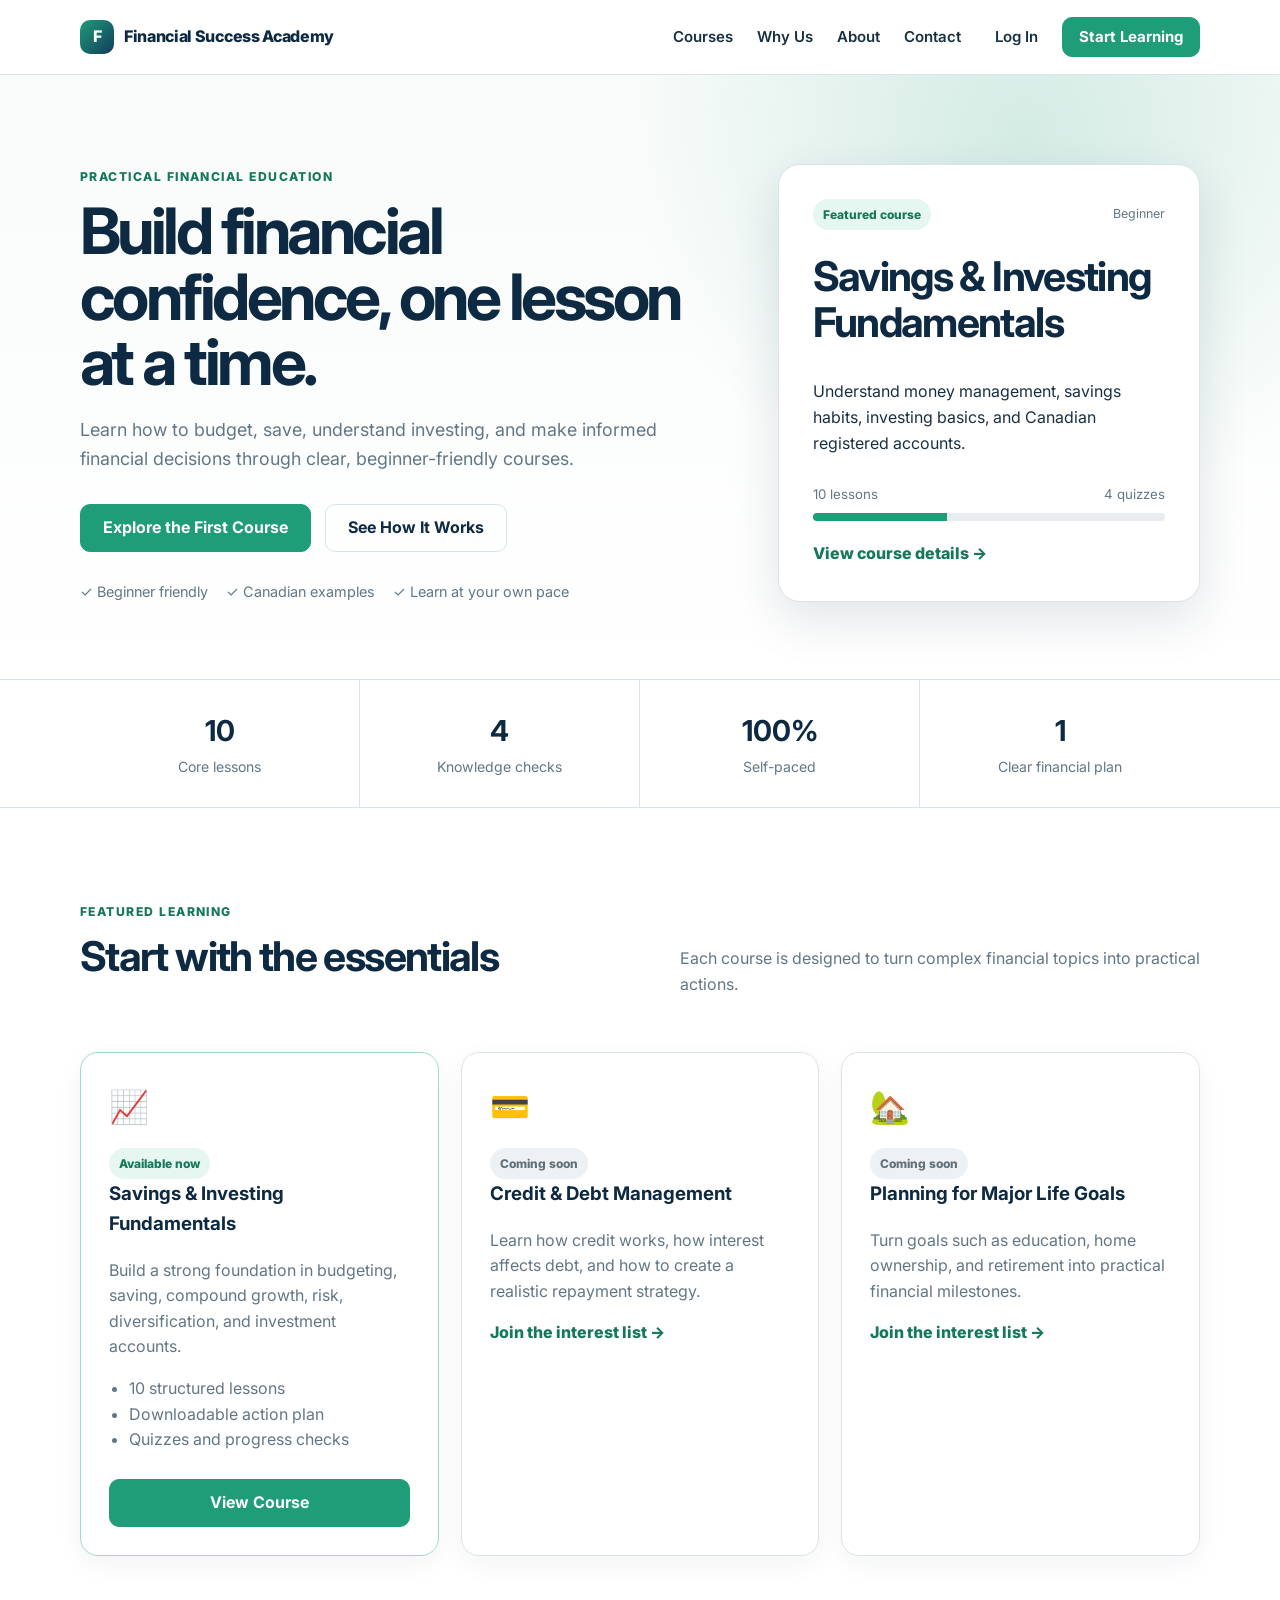
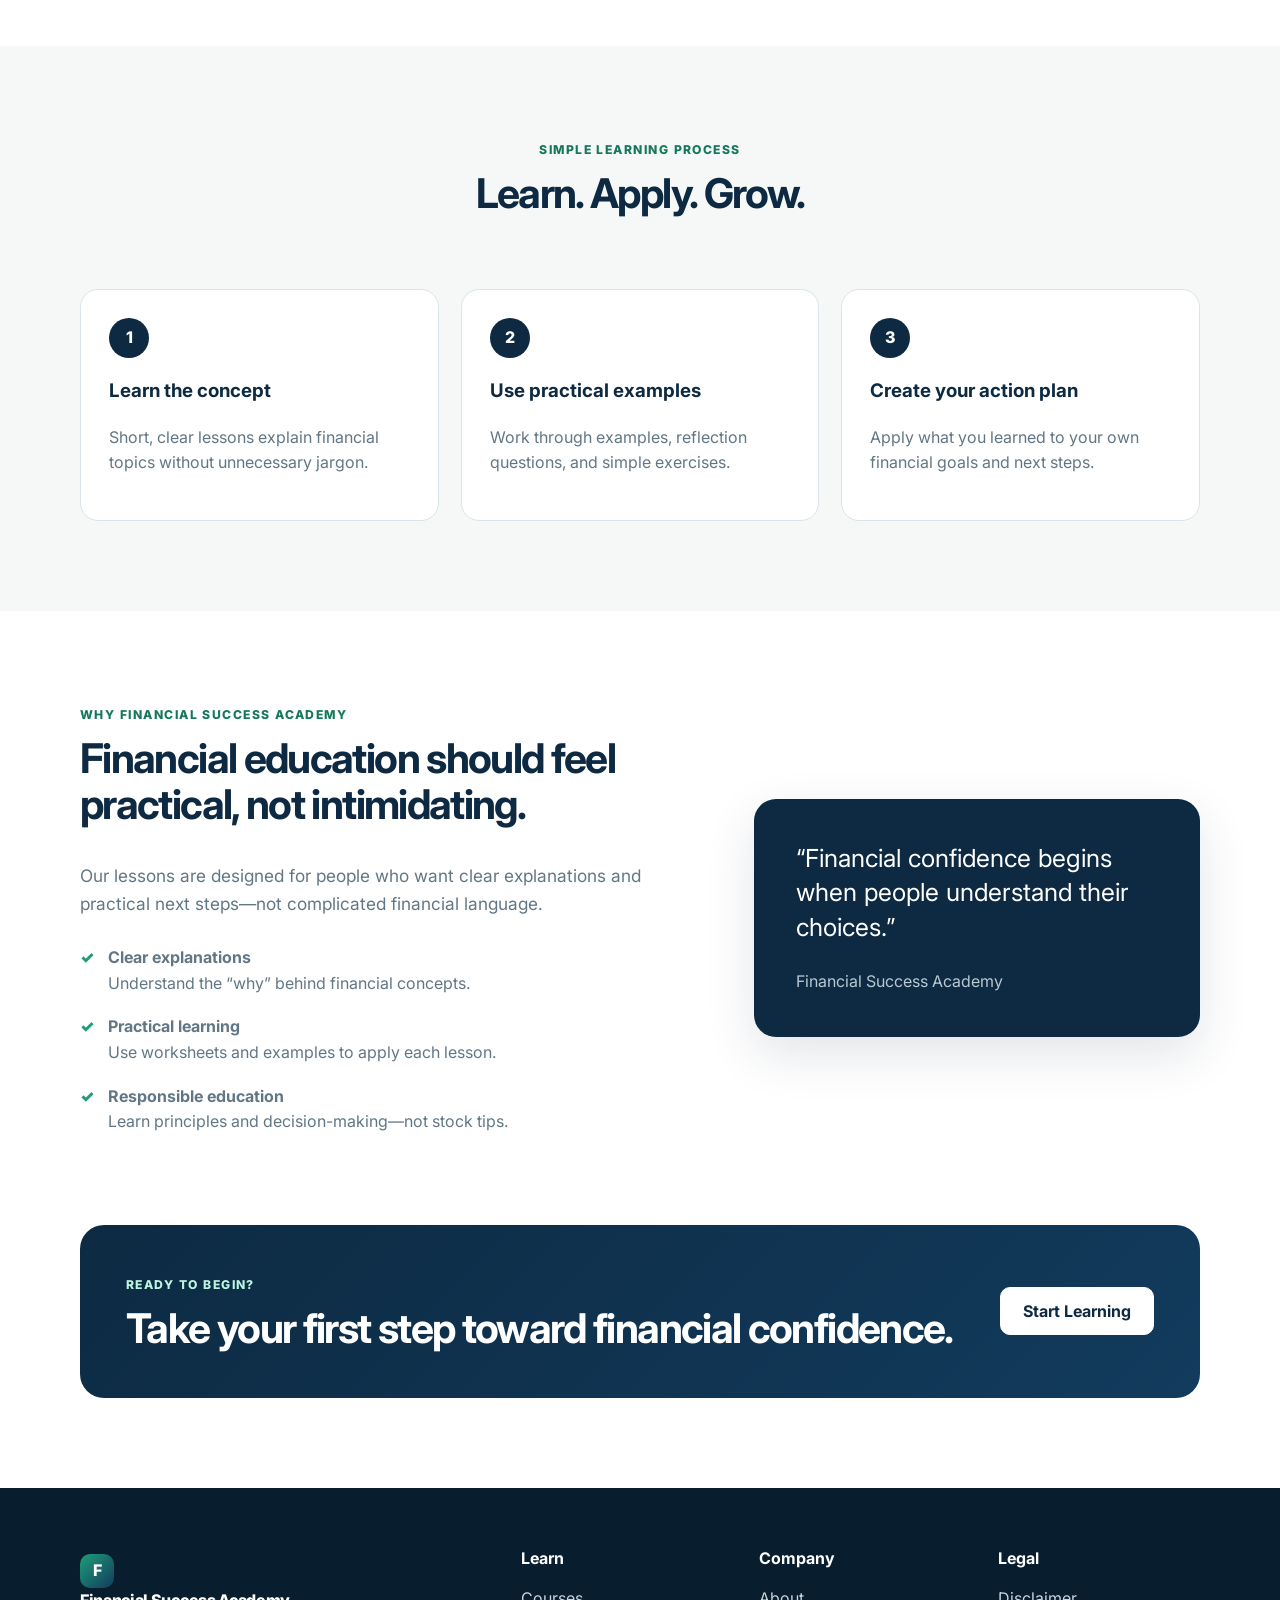
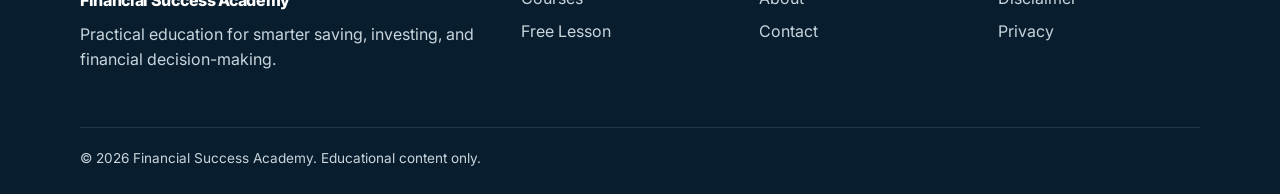
<file: index.html>
<!DOCTYPE html>
<html lang="en">
<head>
  <meta charset="UTF-8" />
  <meta name="viewport" content="width=device-width, initial-scale=1.0" />
  <meta name="description" content="Financial Success Academy provides practical education on saving, investing, and financial literacy." />
  <title>Financial Success Academy</title>
  <link rel="preconnect" href="https://fonts.googleapis.com">
  <link rel="preconnect" href="https://fonts.gstatic.com" crossorigin>
  <link href="https://fonts.googleapis.com/css2?family=Inter:wght@400;500;600;700;800&display=swap" rel="stylesheet">
  <link rel="stylesheet" href="styles.css" />
</head>
<body>
  <header class="site-header">
    <div class="container nav-wrap">
      <a class="brand" href="index.html">
        <span class="brand-mark">F</span>
        <span>Financial Success Academy</span>
      </a>
      <button class="menu-button" id="menuButton" aria-label="Open navigation">☰</button>
      <nav class="nav" id="mainNav">
        <a href="#courses">Courses</a>
        <a href="#why-us">Why Us</a>
        <a href="about.html">About</a>
        <a href="contact.html">Contact</a>
        <a class="nav-login" href="login.html">Log In</a>
        <a class="button button-small" href="course.html">Start Learning</a>
      </nav>
    </div>
  </header>

  <main>
    <section class="hero">
      <div class="container hero-grid">
        <div class="hero-copy">
          <span class="eyebrow">Practical financial education</span>
          <h1>Build financial confidence, one lesson at a time.</h1>
          <p>Learn how to budget, save, understand investing, and make informed financial decisions through clear, beginner-friendly courses.</p>
          <div class="hero-actions">
            <a class="button" href="course.html">Explore the First Course</a>
            <a class="button button-secondary" href="#how-it-works">See How It Works</a>
          </div>
          <div class="trust-row">
            <span>✓ Beginner friendly</span>
            <span>✓ Canadian examples</span>
            <span>✓ Learn at your own pace</span>
          </div>
        </div>
        <div class="hero-card">
          <div class="hero-card-top">
            <span class="badge">Featured course</span>
            <span class="course-level">Beginner</span>
          </div>
          <h2>Savings & Investing Fundamentals</h2>
          <p>Understand money management, savings habits, investing basics, and Canadian registered accounts.</p>
          <div class="progress-preview">
            <div class="progress-label"><span>10 lessons</span><span>4 quizzes</span></div>
            <div class="progress-track"><div class="progress-fill"></div></div>
          </div>
          <a class="text-link" href="course.html">View course details →</a>
        </div>
      </div>
    </section>

    <section class="stats-section">
      <div class="container stats-grid">
        <div><strong>10</strong><span>Core lessons</span></div>
        <div><strong>4</strong><span>Knowledge checks</span></div>
        <div><strong>100%</strong><span>Self-paced</span></div>
        <div><strong>1</strong><span>Clear financial plan</span></div>
      </div>
    </section>

    <section class="section" id="courses">
      <div class="container">
        <div class="section-heading">
          <div>
            <span class="eyebrow">Featured learning</span>
            <h2>Start with the essentials</h2>
          </div>
          <p>Each course is designed to turn complex financial topics into practical actions.</p>
        </div>
        <div class="course-grid">
          <article class="course-card featured">
            <div class="course-icon">📈</div>
            <span class="badge">Available now</span>
            <h3>Savings & Investing Fundamentals</h3>
            <p>Build a strong foundation in budgeting, saving, compound growth, risk, diversification, and investment accounts.</p>
            <ul class="check-list">
              <li>10 structured lessons</li>
              <li>Downloadable action plan</li>
              <li>Quizzes and progress checks</li>
            </ul>
            <a class="button button-full" href="course.html">View Course</a>
          </article>
          <article class="course-card">
            <div class="course-icon">💳</div>
            <span class="badge badge-muted">Coming soon</span>
            <h3>Credit & Debt Management</h3>
            <p>Learn how credit works, how interest affects debt, and how to create a realistic repayment strategy.</p>
            <a class="text-link" href="contact.html">Join the interest list →</a>
          </article>
          <article class="course-card">
            <div class="course-icon">🏡</div>
            <span class="badge badge-muted">Coming soon</span>
            <h3>Planning for Major Life Goals</h3>
            <p>Turn goals such as education, home ownership, and retirement into practical financial milestones.</p>
            <a class="text-link" href="contact.html">Join the interest list →</a>
          </article>
        </div>
      </div>
    </section>

    <section class="section section-soft" id="how-it-works">
      <div class="container">
        <div class="section-heading centered">
          <div>
            <span class="eyebrow">Simple learning process</span>
            <h2>Learn. Apply. Grow.</h2>
          </div>
        </div>
        <div class="steps-grid">
          <div class="step-card"><span>1</span><h3>Learn the concept</h3><p>Short, clear lessons explain financial topics without unnecessary jargon.</p></div>
          <div class="step-card"><span>2</span><h3>Use practical examples</h3><p>Work through examples, reflection questions, and simple exercises.</p></div>
          <div class="step-card"><span>3</span><h3>Create your action plan</h3><p>Apply what you learned to your own financial goals and next steps.</p></div>
        </div>
      </div>
    </section>

    <section class="section" id="why-us">
      <div class="container split-section">
        <div>
          <span class="eyebrow">Why Financial Success Academy</span>
          <h2>Financial education should feel practical, not intimidating.</h2>
          <p class="lead">Our lessons are designed for people who want clear explanations and practical next steps—not complicated financial language.</p>
          <div class="feature-list">
            <div><span>✓</span><p><strong>Clear explanations</strong><br>Understand the “why” behind financial concepts.</p></div>
            <div><span>✓</span><p><strong>Practical learning</strong><br>Use worksheets and examples to apply each lesson.</p></div>
            <div><span>✓</span><p><strong>Responsible education</strong><br>Learn principles and decision-making—not stock tips.</p></div>
          </div>
        </div>
        <div class="quote-card">
          <p>“Financial confidence begins when people understand their choices.”</p>
          <span>Financial Success Academy</span>
        </div>
      </div>
    </section>

    <section class="cta-section">
      <div class="container cta-box">
        <div>
          <span class="eyebrow eyebrow-light">Ready to begin?</span>
          <h2>Take your first step toward financial confidence.</h2>
        </div>
        <a class="button button-light" href="course.html">Start Learning</a>
      </div>
    </section>
  </main>

  <footer class="site-footer">
    <div class="container footer-grid">
      <div>
        <a class="brand footer-brand" href="index.html"><span class="brand-mark">F</span><span>Financial Success Academy</span></a>
        <p>Practical education for smarter saving, investing, and financial decision-making.</p>
      </div>
      <div><h4>Learn</h4><a href="course.html">Courses</a><a href="lesson.html">Free Lesson</a></div>
      <div><h4>Company</h4><a href="about.html">About</a><a href="contact.html">Contact</a></div>
      <div><h4>Legal</h4><a href="disclaimer.html">Disclaimer</a><a href="privacy.html">Privacy</a></div>
    </div>
    <div class="container footer-bottom">© 2026 Financial Success Academy. Educational content only.</div>
  </footer>
  <script src="script.js"></script>
</body>
</html>
</file>
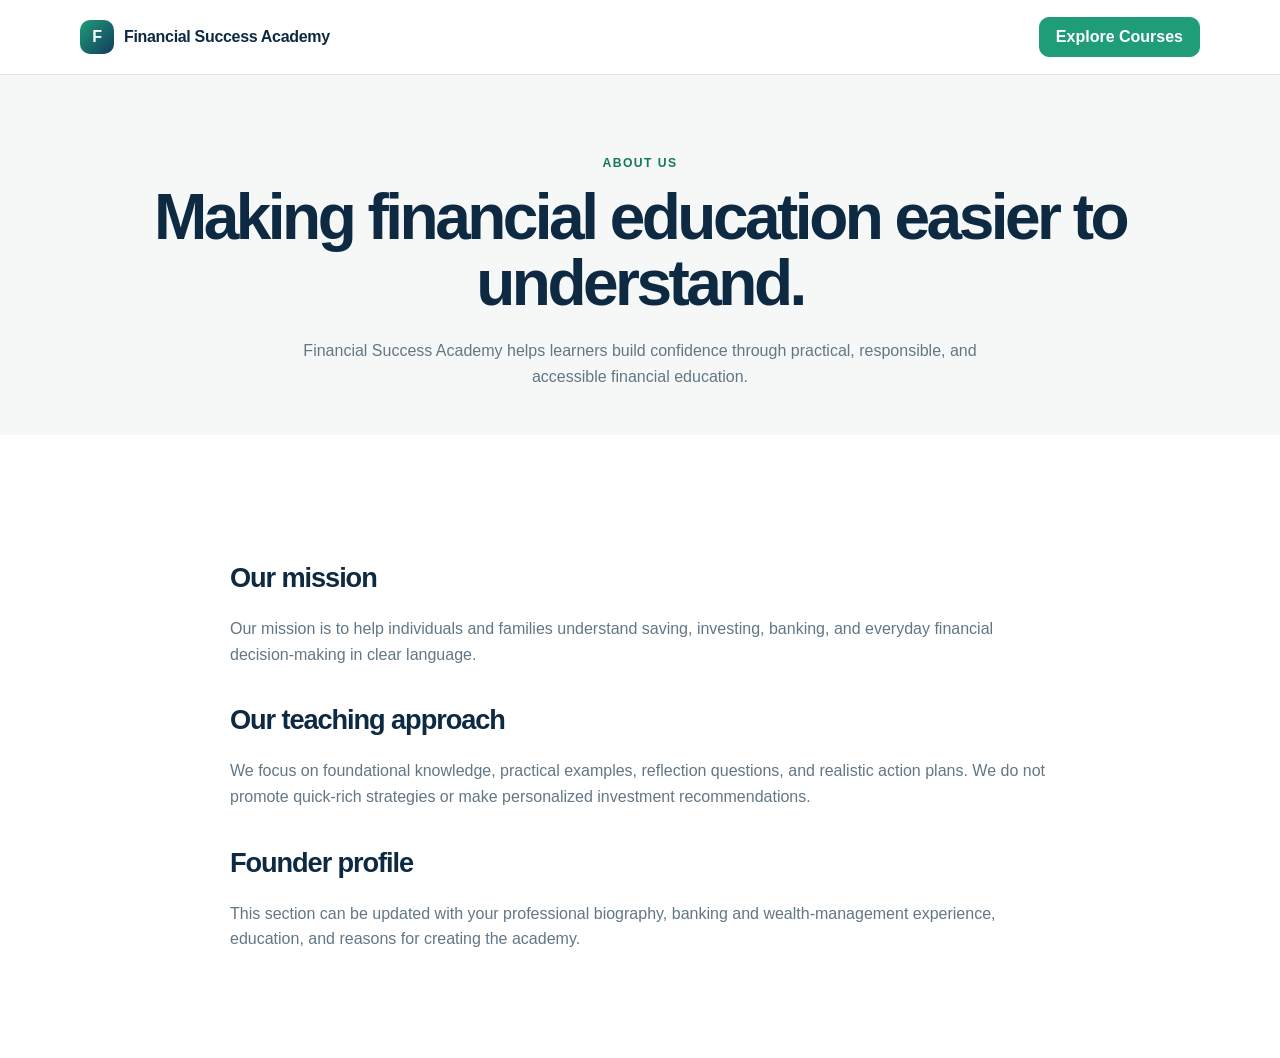
<file: about.html>
<!DOCTYPE html><html lang="en"><head><meta charset="UTF-8"><meta name="viewport" content="width=device-width,initial-scale=1"><title>About | Financial Success Academy</title><link rel="stylesheet" href="styles.css"></head><body><header class="site-header"><div class="container nav-wrap"><a class="brand" href="index.html"><span class="brand-mark">F</span><span>Financial Success Academy</span></a><a class="button button-small" href="course.html">Explore Courses</a></div></header><section class="page-hero"><div class="container"><span class="eyebrow">About us</span><h1>Making financial education easier to understand.</h1><p>Financial Success Academy helps learners build confidence through practical, responsible, and accessible financial education.</p></div></section><section class="section"><div class="container content-wrap prose"><h2>Our mission</h2><p>Our mission is to help individuals and families understand saving, investing, banking, and everyday financial decision-making in clear language.</p><h2>Our teaching approach</h2><p>We focus on foundational knowledge, practical examples, reflection questions, and realistic action plans. We do not promote quick-rich strategies or make personalized investment recommendations.</p><h2>Founder profile</h2><p>This section can be updated with your professional biography, banking and wealth-management experience, education, and reasons for creating the academy.</p></div></section></body></html>
</file>
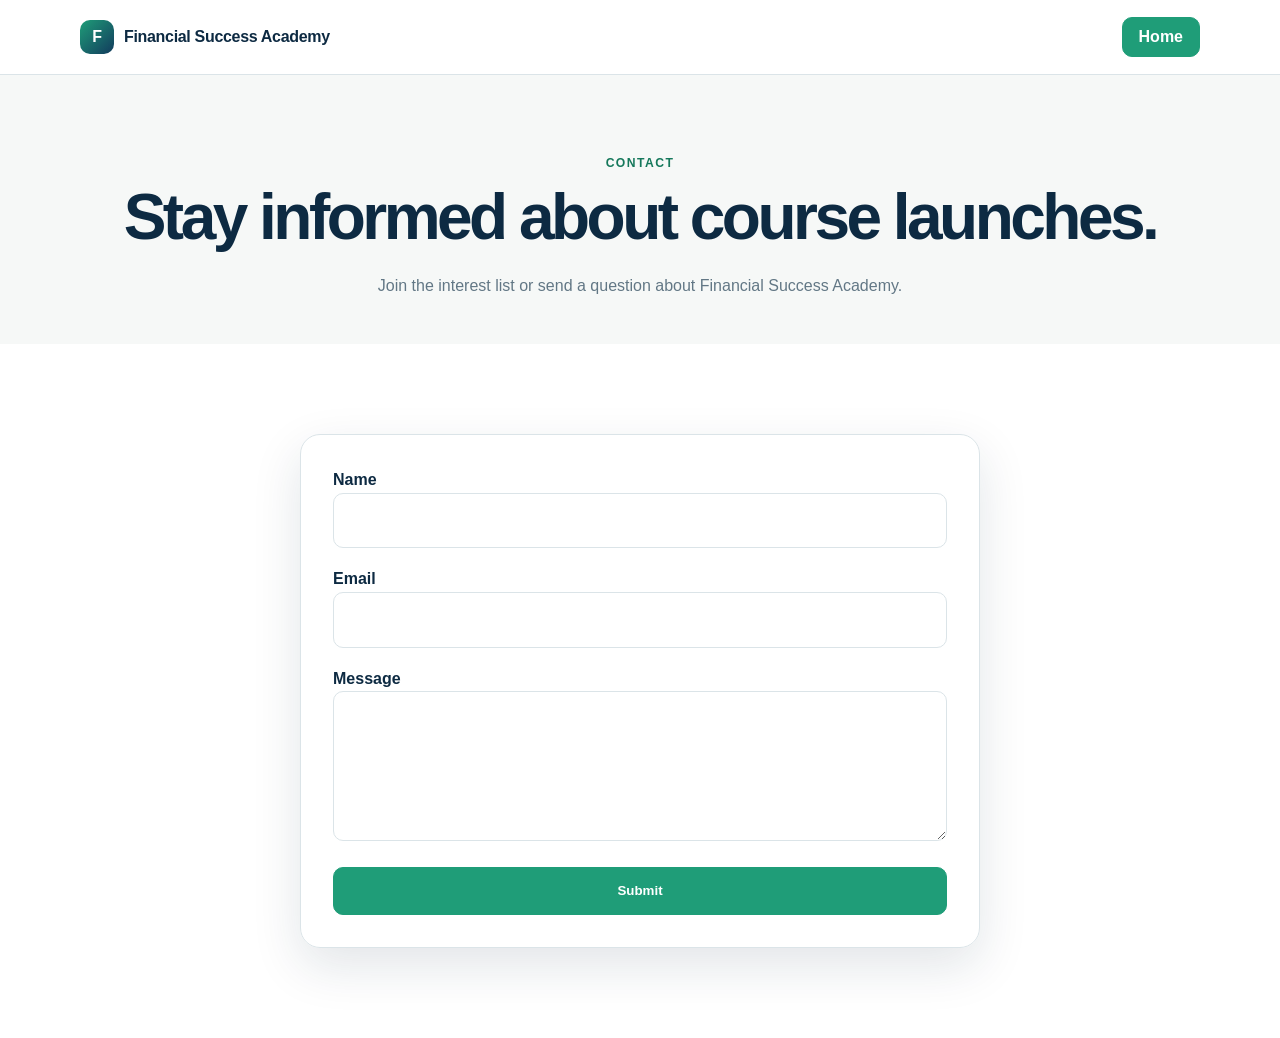
<file: contact.html>
<!DOCTYPE html><html lang="en"><head><meta charset="UTF-8"><meta name="viewport" content="width=device-width,initial-scale=1"><title>Contact | Financial Success Academy</title><link rel="stylesheet" href="styles.css"></head><body><header class="site-header"><div class="container nav-wrap"><a class="brand" href="index.html"><span class="brand-mark">F</span><span>Financial Success Academy</span></a><a class="button button-small" href="index.html">Home</a></div></header><section class="page-hero"><div class="container"><span class="eyebrow">Contact</span><h1>Stay informed about course launches.</h1><p>Join the interest list or send a question about Financial Success Academy.</p></div></section><section class="section"><div class="container"><form class="form-card form-grid" id="contactForm"><div><label for="name">Name</label><input id="name" required></div><div><label for="email">Email</label><input id="email" type="email" required></div><div><label for="message">Message</label><textarea id="message" required></textarea></div><button class="button" type="submit">Submit</button><div class="notice" id="formNotice">Thank you. This demo form works visually but still needs to be connected to an email or database service before launch.</div></form></div></section><script src="script.js"></script></body></html>
</file>
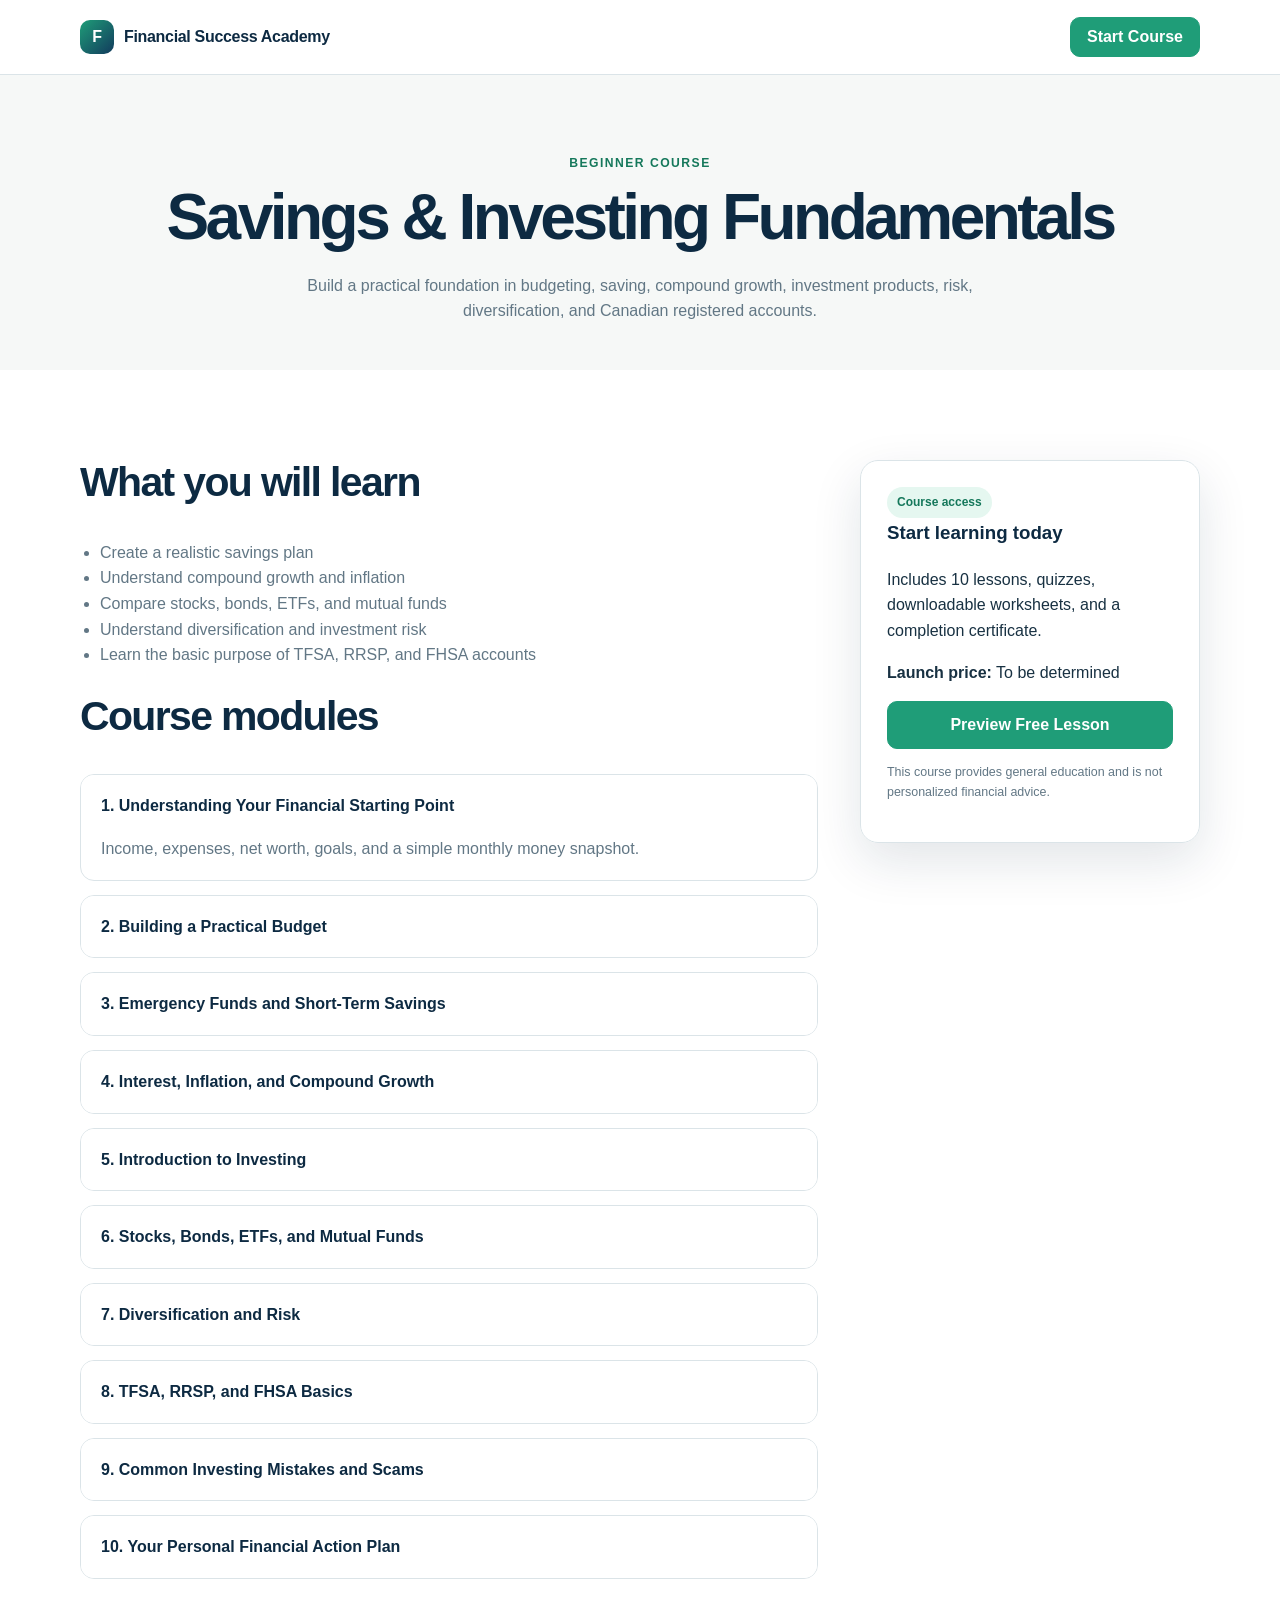
<file: course.html>
<!DOCTYPE html><html lang="en"><head><meta charset="UTF-8"><meta name="viewport" content="width=device-width,initial-scale=1"><title>Savings & Investing Fundamentals</title><link rel="stylesheet" href="styles.css"></head><body>
<header class="site-header"><div class="container nav-wrap"><a class="brand" href="index.html"><span class="brand-mark">F</span><span>Financial Success Academy</span></a><a class="button button-small" href="lesson.html">Start Course</a></div></header>
<section class="page-hero"><div class="container"><span class="eyebrow">Beginner course</span><h1>Savings & Investing Fundamentals</h1><p>Build a practical foundation in budgeting, saving, compound growth, investment products, risk, diversification, and Canadian registered accounts.</p></div></section>
<section class="section"><div class="container course-layout"><div><h2>What you will learn</h2><ul class="check-list"><li>Create a realistic savings plan</li><li>Understand compound growth and inflation</li><li>Compare stocks, bonds, ETFs, and mutual funds</li><li>Understand diversification and investment risk</li><li>Learn the basic purpose of TFSA, RRSP, and FHSA accounts</li></ul><h2>Course modules</h2>
<div class="module open"><button>1. Understanding Your Financial Starting Point</button><div class="module-content">Income, expenses, net worth, goals, and a simple monthly money snapshot.</div></div>
<div class="module"><button>2. Building a Practical Budget</button><div class="module-content">Fixed expenses, variable expenses, savings priorities, and flexible budgeting methods.</div></div>
<div class="module"><button>3. Emergency Funds and Short-Term Savings</button><div class="module-content">How to set a target, where emergency savings may be held, and how to build the fund gradually.</div></div>
<div class="module"><button>4. Interest, Inflation, and Compound Growth</button><div class="module-content">How time and returns can affect savings and investments.</div></div>
<div class="module"><button>5. Introduction to Investing</button><div class="module-content">Why people invest, time horizons, volatility, and the relationship between risk and potential return.</div></div>
<div class="module"><button>6. Stocks, Bonds, ETFs, and Mutual Funds</button><div class="module-content">A simple overview of common investment products and their basic characteristics.</div></div>
<div class="module"><button>7. Diversification and Risk</button><div class="module-content">Why spreading investments across assets, sectors, and regions can reduce concentration risk.</div></div>
<div class="module"><button>8. TFSA, RRSP, and FHSA Basics</button><div class="module-content">The general purpose of common Canadian registered accounts. Contribution rules change, so learners should verify current limits with official sources.</div></div>
<div class="module"><button>9. Common Investing Mistakes and Scams</button><div class="module-content">Emotional decision-making, unrealistic promises, excessive concentration, high fees, and fraud warning signs.</div></div>
<div class="module"><button>10. Your Personal Financial Action Plan</button><div class="module-content">Bring the course together by setting priorities, timelines, and measurable next steps.</div></div>
</div><aside class="sidebar-card"><span class="badge">Course access</span><h3>Start learning today</h3><p>Includes 10 lessons, quizzes, downloadable worksheets, and a completion certificate.</p><p><strong>Launch price:</strong> To be determined</p><a class="button button-full" href="lesson.html">Preview Free Lesson</a><p style="font-size:.78rem;color:var(--muted);margin-top:14px">This course provides general education and is not personalized financial advice.</p></aside></div></section><script src="script.js"></script></body></html>
</file>
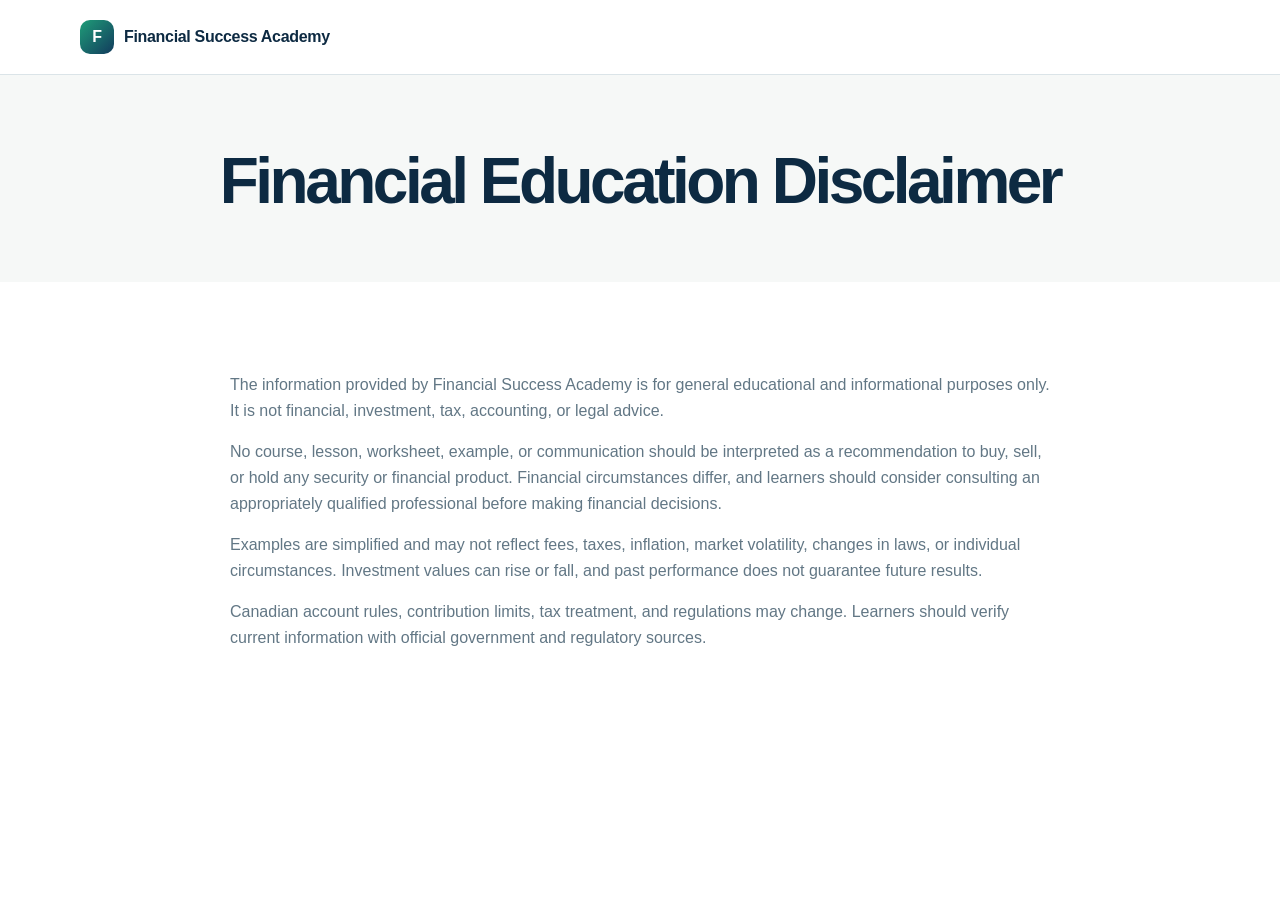
<file: disclaimer.html>
<!DOCTYPE html><html lang="en"><head><meta charset="UTF-8"><meta name="viewport" content="width=device-width,initial-scale=1"><title>Financial Education Disclaimer</title><link rel="stylesheet" href="styles.css"></head><body><header class="site-header"><div class="container nav-wrap"><a class="brand" href="index.html"><span class="brand-mark">F</span><span>Financial Success Academy</span></a></div></header><section class="page-hero"><div class="container"><h1>Financial Education Disclaimer</h1></div></section><section class="section"><div class="container content-wrap prose"><p>The information provided by Financial Success Academy is for general educational and informational purposes only. It is not financial, investment, tax, accounting, or legal advice.</p><p>No course, lesson, worksheet, example, or communication should be interpreted as a recommendation to buy, sell, or hold any security or financial product. Financial circumstances differ, and learners should consider consulting an appropriately qualified professional before making financial decisions.</p><p>Examples are simplified and may not reflect fees, taxes, inflation, market volatility, changes in laws, or individual circumstances. Investment values can rise or fall, and past performance does not guarantee future results.</p><p>Canadian account rules, contribution limits, tax treatment, and regulations may change. Learners should verify current information with official government and regulatory sources.</p></div></section></body></html>
</file>
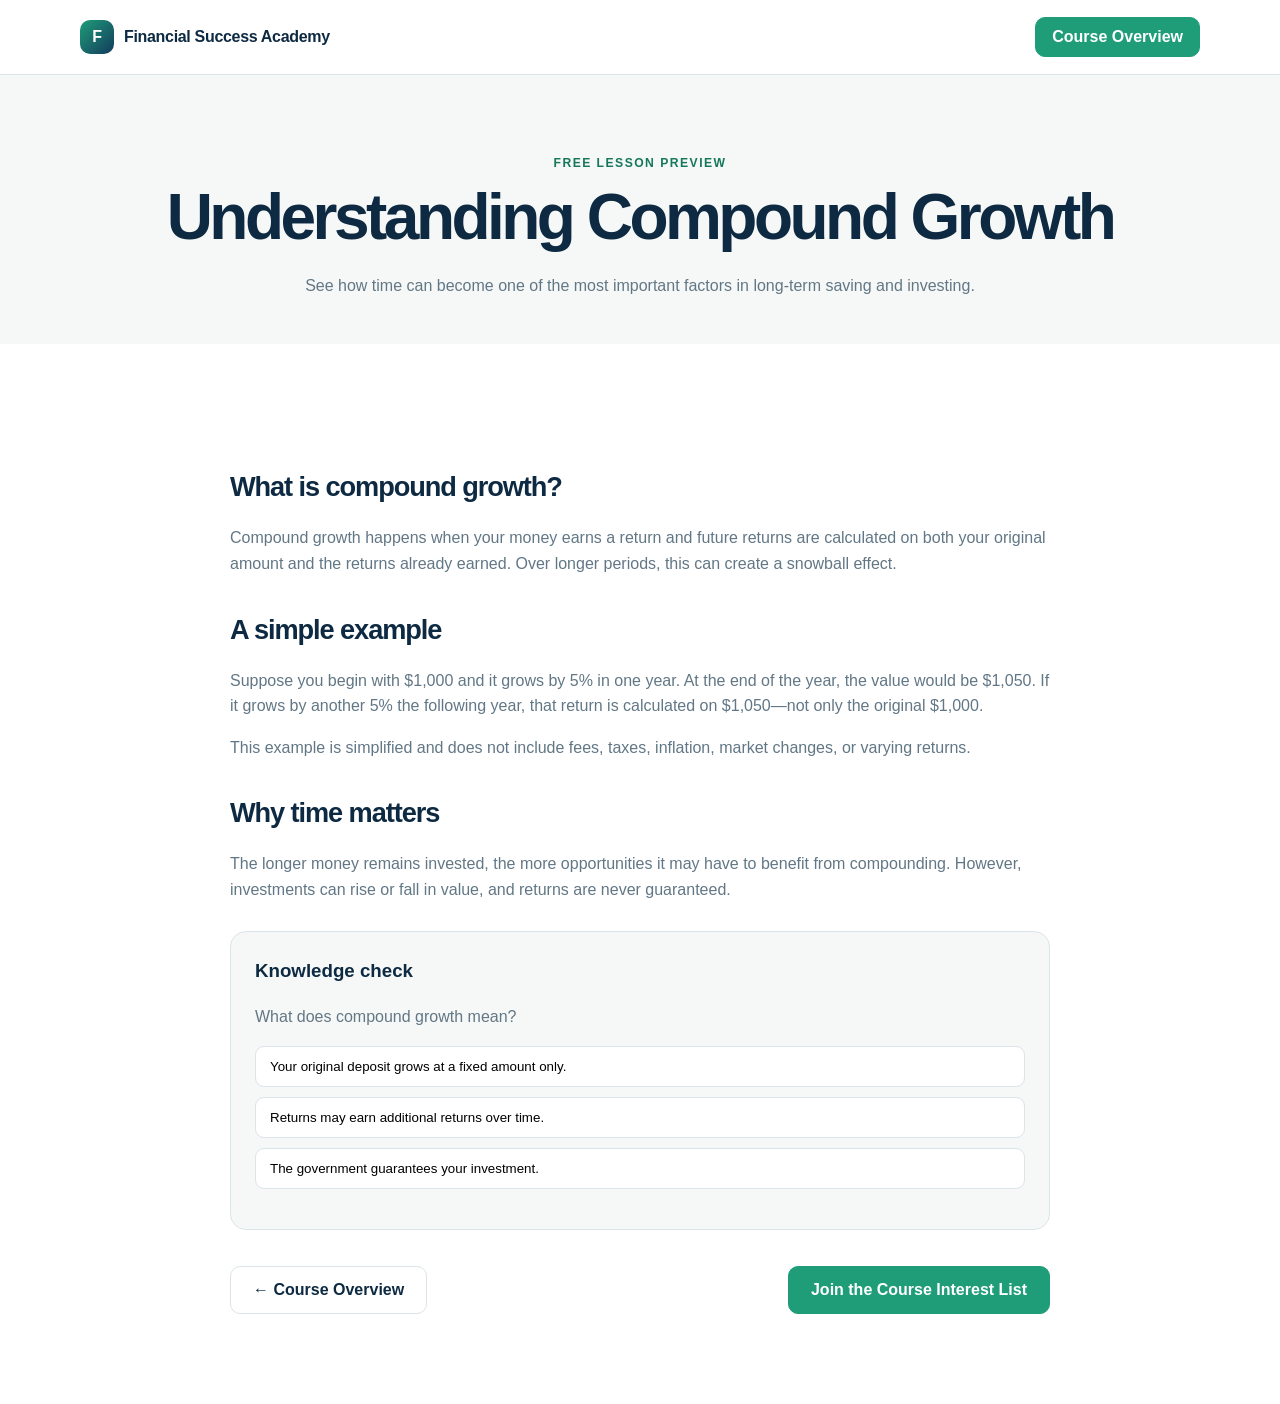
<file: lesson.html>
<!DOCTYPE html><html lang="en"><head><meta charset="UTF-8"><meta name="viewport" content="width=device-width,initial-scale=1"><title>Free Lesson | Compound Growth</title><link rel="stylesheet" href="styles.css"></head><body>
<header class="site-header"><div class="container nav-wrap"><a class="brand" href="index.html"><span class="brand-mark">F</span><span>Financial Success Academy</span></a><a class="button button-small" href="course.html">Course Overview</a></div></header>
<section class="page-hero"><div class="container"><span class="eyebrow">Free lesson preview</span><h1>Understanding Compound Growth</h1><p>See how time can become one of the most important factors in long-term saving and investing.</p></div></section>
<section class="section"><div class="container content-wrap prose"><h2>What is compound growth?</h2><p>Compound growth happens when your money earns a return and future returns are calculated on both your original amount and the returns already earned. Over longer periods, this can create a snowball effect.</p><h2>A simple example</h2><p>Suppose you begin with $1,000 and it grows by 5% in one year. At the end of the year, the value would be $1,050. If it grows by another 5% the following year, that return is calculated on $1,050—not only the original $1,000.</p><p>This example is simplified and does not include fees, taxes, inflation, market changes, or varying returns.</p><h2>Why time matters</h2><p>The longer money remains invested, the more opportunities it may have to benefit from compounding. However, investments can rise or fall in value, and returns are never guaranteed.</p><div class="quiz-box"><h3>Knowledge check</h3><p>What does compound growth mean?</p><button class="answer" data-correct="false">Your original deposit grows at a fixed amount only.</button><button class="answer" data-correct="true">Returns may earn additional returns over time.</button><button class="answer" data-correct="false">The government guarantees your investment.</button><p class="quiz-result"></p></div><div class="lesson-nav"><a class="button button-secondary" href="course.html">← Course Overview</a><a class="button" href="contact.html">Join the Course Interest List</a></div></div></section><script src="script.js"></script></body></html>
</file>
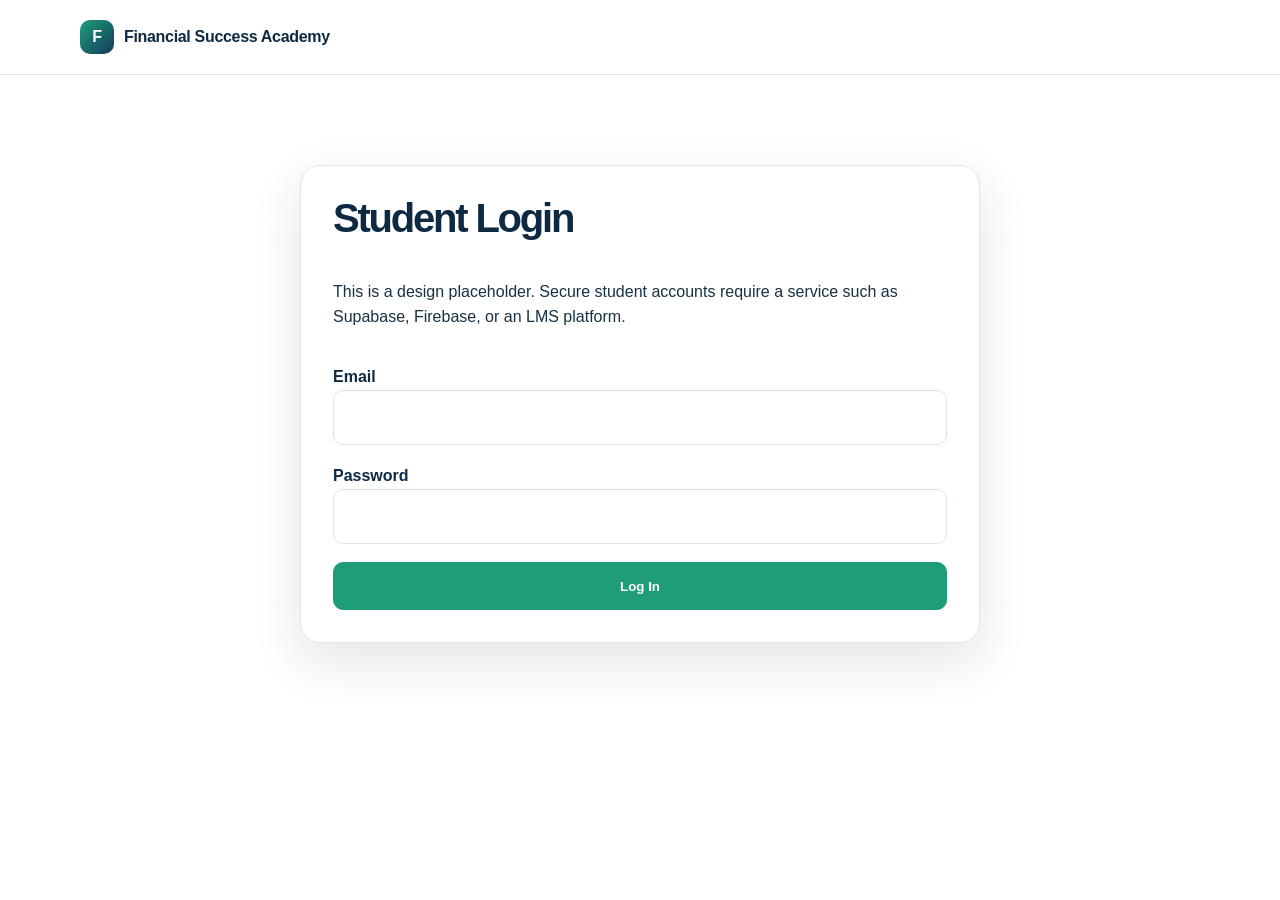
<file: login.html>
<!DOCTYPE html><html lang="en"><head><meta charset="UTF-8"><meta name="viewport" content="width=device-width,initial-scale=1"><title>Student Login</title><link rel="stylesheet" href="styles.css"></head><body><header class="site-header"><div class="container nav-wrap"><a class="brand" href="index.html"><span class="brand-mark">F</span><span>Financial Success Academy</span></a></div></header><section class="section"><div class="container"><form class="form-card form-grid"><h1 style="font-size:2.5rem">Student Login</h1><p>This is a design placeholder. Secure student accounts require a service such as Supabase, Firebase, or an LMS platform.</p><div><label>Email</label><input type="email"></div><div><label>Password</label><input type="password"></div><button class="button" type="button">Log In</button></form></div></section></body></html>
</file>
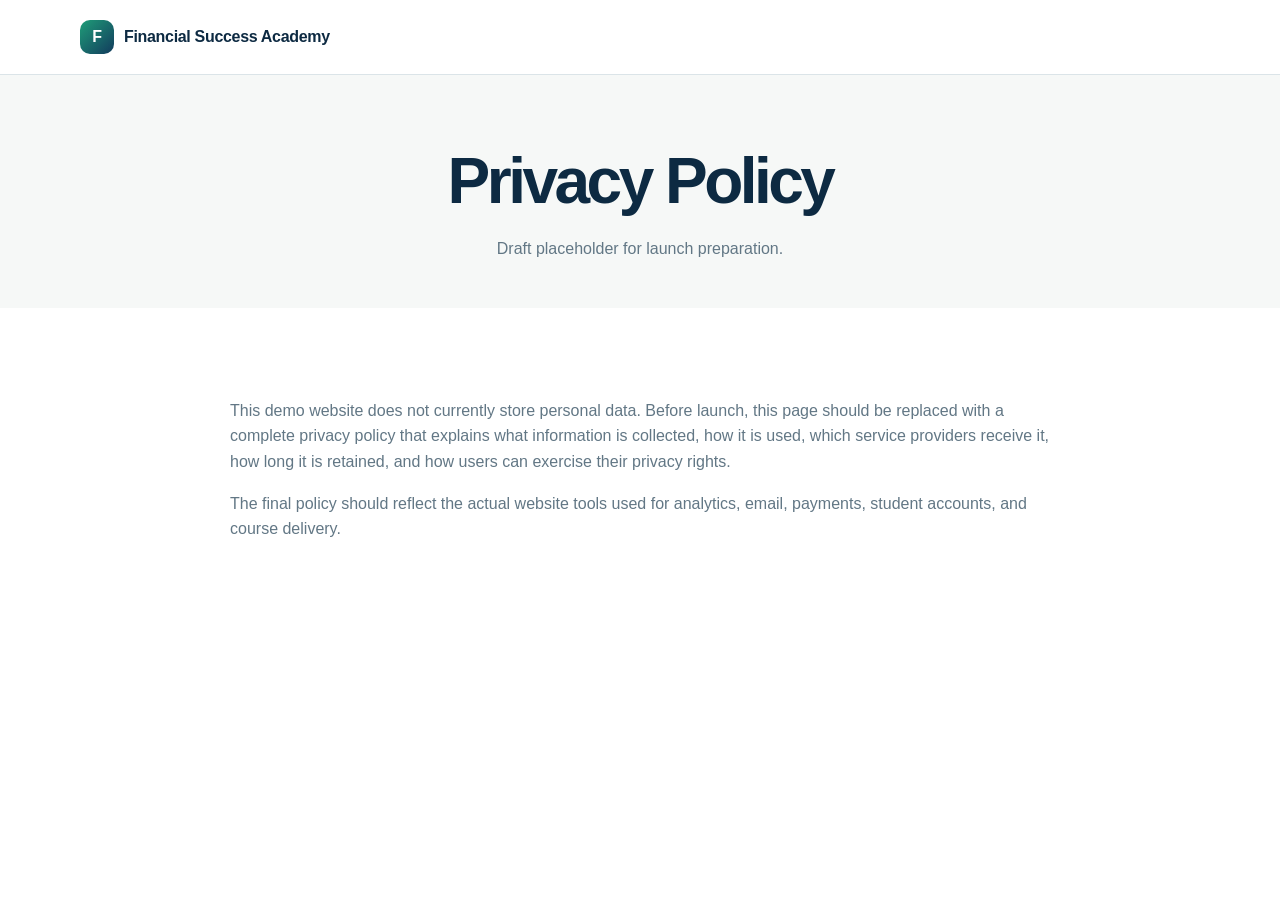
<file: privacy.html>
<!DOCTYPE html><html lang="en"><head><meta charset="UTF-8"><meta name="viewport" content="width=device-width,initial-scale=1"><title>Privacy Policy</title><link rel="stylesheet" href="styles.css"></head><body><header class="site-header"><div class="container nav-wrap"><a class="brand" href="index.html"><span class="brand-mark">F</span><span>Financial Success Academy</span></a></div></header><section class="page-hero"><div class="container"><h1>Privacy Policy</h1><p>Draft placeholder for launch preparation.</p></div></section><section class="section"><div class="container content-wrap prose"><p>This demo website does not currently store personal data. Before launch, this page should be replaced with a complete privacy policy that explains what information is collected, how it is used, which service providers receive it, how long it is retained, and how users can exercise their privacy rights.</p><p>The final policy should reflect the actual website tools used for analytics, email, payments, student accounts, and course delivery.</p></div></section></body></html>
</file>
<file: styles.css>
:root {
  --navy: #0d2a42;
  --navy-2: #123b5d;
  --green: #1f9d78;
  --green-dark: #15785b;
  --cream: #f6f8f7;
  --white: #ffffff;
  --text: #183142;
  --muted: #627785;
  --border: #dbe4e8;
  --shadow: 0 18px 50px rgba(13, 42, 66, 0.12);
}
* { box-sizing: border-box; }
html { scroll-behavior: smooth; }
body { margin: 0; font-family: Inter, Arial, sans-serif; color: var(--text); background: var(--white); line-height: 1.6; }
a { color: inherit; text-decoration: none; }
img { max-width: 100%; }
.container { width: min(1120px, calc(100% - 40px)); margin: 0 auto; }
.site-header { position: sticky; top: 0; z-index: 30; background: rgba(255,255,255,.96); border-bottom: 1px solid var(--border); backdrop-filter: blur(10px); }
.nav-wrap { min-height: 74px; display: flex; align-items: center; justify-content: space-between; gap: 28px; }
.brand { display: flex; align-items: center; gap: 10px; font-weight: 800; color: var(--navy); letter-spacing: -.02em; }
.brand-mark { display: grid; place-items: center; width: 34px; height: 34px; border-radius: 10px; color: white; background: linear-gradient(135deg, var(--green), var(--navy-2)); }
.nav { display: flex; align-items: center; gap: 24px; font-size: .94rem; font-weight: 600; }
.nav a:hover { color: var(--green-dark); }
.nav-login { margin-left: 10px; }
.menu-button { display: none; border: 0; background: none; font-size: 1.5rem; }
.button { display: inline-flex; align-items: center; justify-content: center; min-height: 48px; padding: 0 22px; border-radius: 10px; background: var(--green); color: white; font-weight: 700; border: 1px solid var(--green); transition: .2s ease; }
.button:hover { transform: translateY(-1px); background: var(--green-dark); }
.button-small { min-height: 40px; padding: 0 16px; }
.button-secondary { background: transparent; color: var(--navy); border-color: var(--border); }
.button-secondary:hover { background: var(--cream); color: var(--navy); }
.button-full { width: 100%; }
.button-light { background: white; color: var(--navy); border-color: white; }
.hero { background: radial-gradient(circle at 80% 10%, rgba(31,157,120,.17), transparent 34%), linear-gradient(180deg,#f8fbfa 0%,#fff 100%); padding: 88px 0 76px; }
.hero-grid { display: grid; grid-template-columns: 1.2fr .8fr; gap: 64px; align-items: center; }
.eyebrow { display: inline-block; text-transform: uppercase; letter-spacing: .12em; font-size: .76rem; font-weight: 800; color: var(--green-dark); margin-bottom: 12px; }
.eyebrow-light { color: #bcf5df; }
h1,h2,h3,h4,p { margin-top: 0; }
h1 { font-size: clamp(2.7rem, 5vw, 4.8rem); line-height: 1.02; letter-spacing: -.055em; color: var(--navy); margin-bottom: 22px; }
h2 { font-size: clamp(2rem, 3.2vw, 3rem); line-height: 1.12; letter-spacing: -.04em; color: var(--navy); }
h3 { color: var(--navy); }
.hero-copy > p { font-size: 1.12rem; color: var(--muted); max-width: 640px; }
.hero-actions { display: flex; gap: 14px; margin: 30px 0 28px; flex-wrap: wrap; }
.trust-row { display: flex; flex-wrap: wrap; gap: 18px; font-size: .9rem; color: var(--muted); }
.hero-card { background: white; border: 1px solid var(--border); border-radius: 22px; padding: 34px; box-shadow: var(--shadow); }
.hero-card-top { display:flex; justify-content:space-between; align-items:center; gap:10px; margin-bottom:24px; }
.badge { display: inline-flex; padding: 6px 10px; border-radius: 999px; background: #e5f7f0; color: var(--green-dark); font-size: .75rem; font-weight: 800; }
.badge-muted { background:#edf1f3; color:#60717c; }
.course-level { font-size:.78rem; color:var(--muted); }
.progress-preview { margin: 28px 0 20px; }
.progress-label { display:flex; justify-content:space-between; color:var(--muted); font-size:.83rem; margin-bottom:8px; }
.progress-track { height:8px; border-radius:999px; background:#e6ecef; overflow:hidden; }
.progress-fill { width:38%; height:100%; background:var(--green); }
.text-link { color: var(--green-dark); font-weight: 800; }
.stats-section { border-top:1px solid var(--border); border-bottom:1px solid var(--border); }
.stats-grid { display:grid; grid-template-columns: repeat(4,1fr); }
.stats-grid div { padding:28px 20px; text-align:center; border-right:1px solid var(--border); }
.stats-grid div:last-child { border-right:0; }
.stats-grid strong { display:block; font-size:1.8rem; color:var(--navy); }
.stats-grid span { color:var(--muted); font-size:.88rem; }
.section { padding: 90px 0; }
.section-soft { background: var(--cream); }
.section-heading { display:flex; align-items:end; justify-content:space-between; gap:40px; margin-bottom:38px; }
.section-heading p { color:var(--muted); max-width:520px; }
.section-heading.centered { justify-content:center; text-align:center; }
.course-grid { display:grid; grid-template-columns: repeat(3,1fr); gap:22px; }
.course-card { border:1px solid var(--border); border-radius:18px; padding:28px; background:white; box-shadow:0 8px 26px rgba(13,42,66,.05); }
.course-card.featured { border-color:#9edcc8; }
.course-icon { font-size:2rem; margin-bottom:16px; }
.course-card p { color:var(--muted); }
.check-list { padding-left:20px; color:var(--muted); margin-bottom:26px; }
.steps-grid { display:grid; grid-template-columns:repeat(3,1fr); gap:22px; }
.step-card { background:white; border:1px solid var(--border); border-radius:18px; padding:28px; }
.step-card > span { display:grid; place-items:center; width:40px; height:40px; border-radius:50%; background:var(--navy); color:white; font-weight:800; margin-bottom:18px; }
.step-card p { color:var(--muted); }
.split-section { display:grid; grid-template-columns:1.15fr .85fr; gap:70px; align-items:center; }
.lead { font-size:1.08rem; color:var(--muted); }
.feature-list { display:grid; gap:18px; margin-top:28px; }
.feature-list div { display:flex; gap:14px; }
.feature-list span { color:var(--green); font-weight:900; }
.feature-list p { margin:0; color:var(--muted); }
.quote-card { background:var(--navy); color:white; padding:42px; border-radius:22px; box-shadow:var(--shadow); }
.quote-card p { font-size:1.55rem; line-height:1.4; }
.quote-card span { color:#b8c9d3; }
.cta-section { padding: 0 0 90px; }
.cta-box { display:flex; justify-content:space-between; align-items:center; gap:30px; background:linear-gradient(135deg,var(--navy),var(--navy-2)); border-radius:24px; padding:46px; }
.cta-box h2 { color:white; margin-bottom:0; }
.site-footer { background:#081d2e; color:#c9d5dc; padding:58px 0 24px; }
.footer-grid { display:grid; grid-template-columns:2fr repeat(3,1fr); gap:36px; }
.footer-brand { color:white; margin-bottom:18px; }
.footer-grid h4 { color:white; margin-bottom:14px; }
.footer-grid a { display:block; margin:8px 0; }
.footer-bottom { margin-top:38px; padding-top:20px; border-top:1px solid rgba(255,255,255,.12); font-size:.85rem; }
.page-hero { padding:74px 0 46px; background:var(--cream); text-align:center; }
.page-hero p { max-width:700px; margin:0 auto; color:var(--muted); }
.content-wrap { max-width:820px; margin:0 auto; }
.prose h2 { margin-top:38px; font-size:1.7rem; }
.prose p, .prose li { color:var(--muted); }
.course-layout { display:grid; grid-template-columns:1fr 340px; gap:42px; align-items:start; }
.sidebar-card { position:sticky; top:96px; border:1px solid var(--border); border-radius:18px; padding:26px; box-shadow:var(--shadow); }
.module { border:1px solid var(--border); border-radius:14px; margin-bottom:14px; overflow:hidden; }
.module button { width:100%; text-align:left; padding:18px 20px; border:0; background:white; font:inherit; font-weight:700; color:var(--navy); cursor:pointer; }
.module-content { display:none; padding:0 20px 18px; color:var(--muted); }
.module.open .module-content { display:block; }
.form-card { max-width:680px; margin:0 auto; border:1px solid var(--border); border-radius:20px; padding:32px; box-shadow:var(--shadow); }
.form-grid { display:grid; gap:18px; }
label { font-weight:700; color:var(--navy); }
input, textarea { width:100%; padding:14px; border:1px solid var(--border); border-radius:10px; font:inherit; }
textarea { min-height:150px; resize:vertical; }
.notice { padding:16px 18px; border-radius:12px; background:#edf8f4; color:var(--green-dark); display:none; }
.lesson-nav { display:flex; justify-content:space-between; gap:16px; margin-top:36px; }
.quiz-box { border:1px solid var(--border); border-radius:16px; padding:24px; background:var(--cream); margin-top:28px; }
.answer { display:block; width:100%; text-align:left; margin:10px 0; padding:12px 14px; border:1px solid var(--border); background:white; border-radius:9px; cursor:pointer; }
.answer.correct { border-color:var(--green); background:#e8f8f2; }
.answer.incorrect { border-color:#c05757; background:#fff0f0; }
@media (max-width: 900px) {
  .menu-button { display:block; }
  .nav { display:none; position:absolute; top:74px; left:0; right:0; background:white; padding:22px; border-bottom:1px solid var(--border); flex-direction:column; align-items:flex-start; }
  .nav.open { display:flex; }
  .hero-grid,.split-section,.course-layout { grid-template-columns:1fr; }
  .course-grid,.steps-grid { grid-template-columns:1fr; }
  .stats-grid { grid-template-columns:repeat(2,1fr); }
  .footer-grid { grid-template-columns:1fr 1fr; }
  .sidebar-card { position:static; }
}
@media (max-width: 560px) {
  .container { width:min(100% - 24px,1120px); }
  .hero { padding:58px 0; }
  .section { padding:64px 0; }
  .section-heading,.cta-box { align-items:flex-start; flex-direction:column; }
  .stats-grid { grid-template-columns:1fr 1fr; }
  .stats-grid div { padding:20px 10px; }
  .footer-grid { grid-template-columns:1fr; }
  .lesson-nav { flex-direction:column; }
}
</file>
